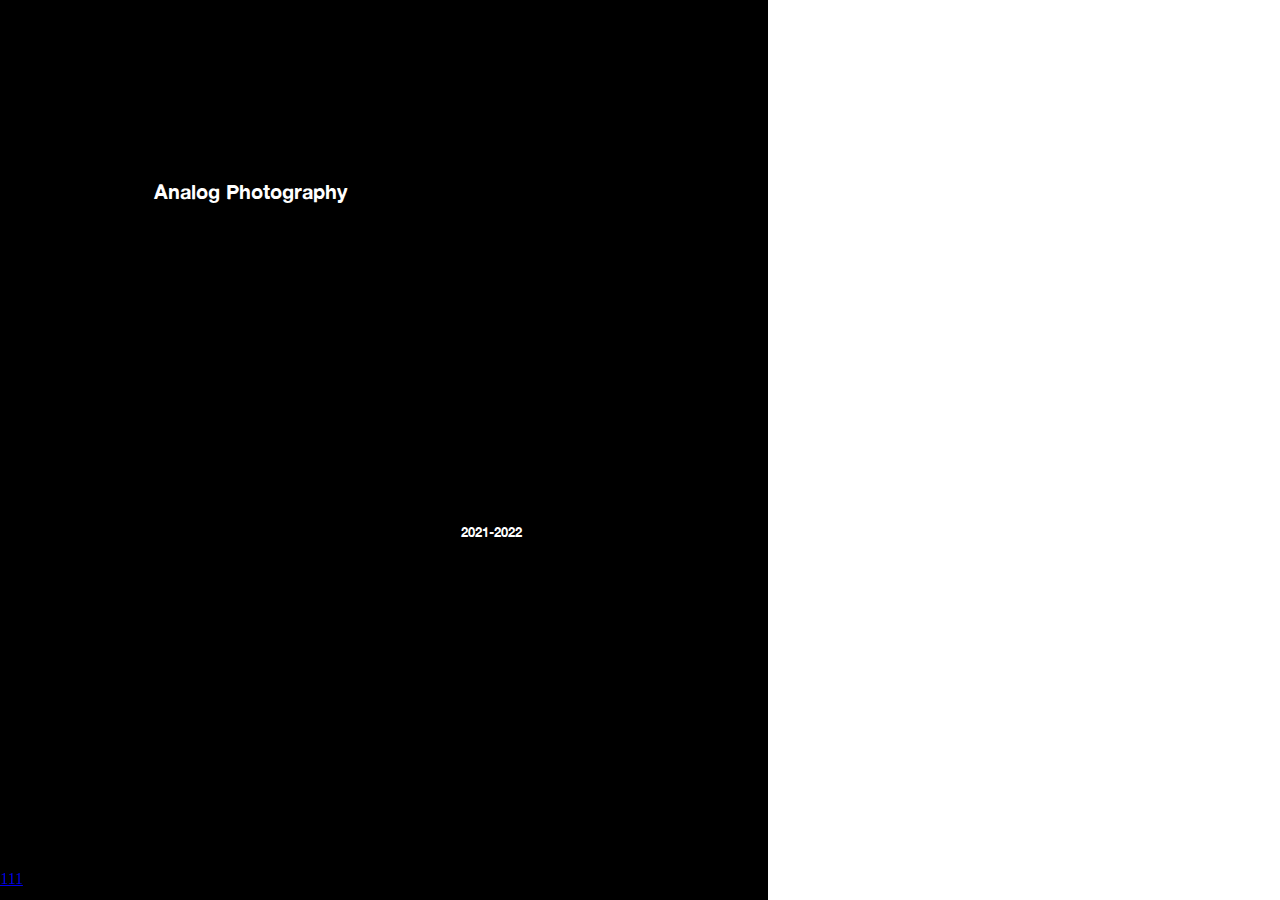
<file: analog/index.html>
<!DOCTYPE html>
<html lang="en">
  <head>
    <meta charset="UTF-8" />
    <meta http-equiv="X-UA-Compatible" content="IE=edge" />
    <meta name="viewport" content="width=device-width, initial-scale=1.0" />
    <title>Foul Waters</title>
    <link rel="stylesheet" type="text/css" href="../index.css" />
    <script src="analog.js" type="text/javascript" defer></script>
  </head>
  <body>
<div class="child-background-container" id="analog-child-container">
  <div class="child-t-container">
    <p class="child-t">Analog Photography</p>
    <p class="child-t2">2021-2022</p>
  </div>
</div>
<div class="back"><a href="../index.html">111</a></div>
  </body>
</html>
</file>
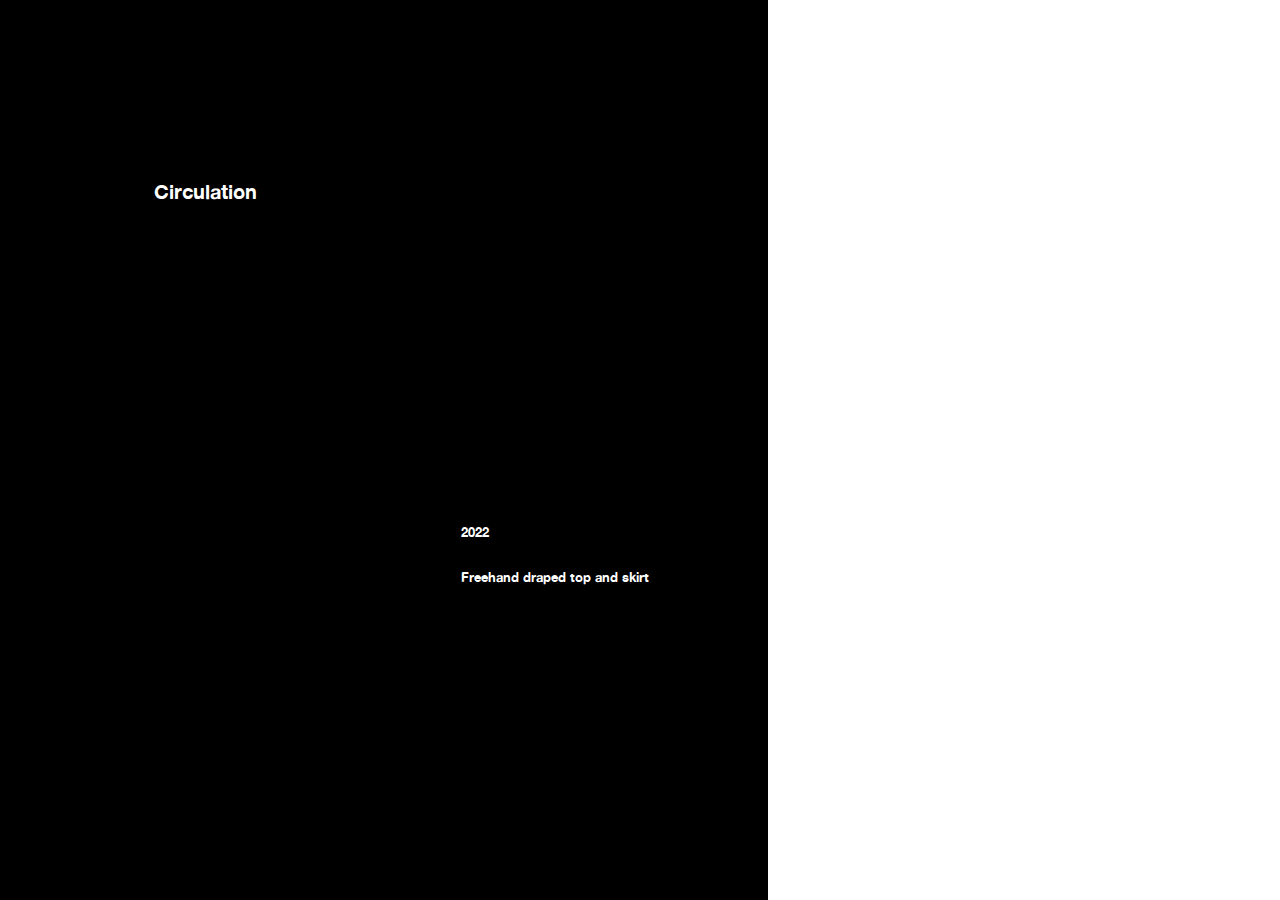
<file: circulation/index.html>
<!DOCTYPE html>
<html lang="en">
  <head>
    <meta charset="UTF-8" />
    <meta http-equiv="X-UA-Compatible" content="IE=edge" />
    <meta name="viewport" content="width=device-width, initial-scale=1.0" />
    <title>Circulation</title>
    <link rel="stylesheet" type="text/css" href="../index.css" />
    <script src="circulation.js.js" type="text/javascript" defer></script>
  </head>
  <body>
<div class="child-background-container" id="circulation-child-container">
  <div class="child-t-container">
    <p class="child-t">Circulation</p>
    <p class="child-t2">2022</p>
    <br>
    <p class="child-t2">Freehand draped top and skirt</p>
  </div>
</div>
  </body>
</html>
</file>
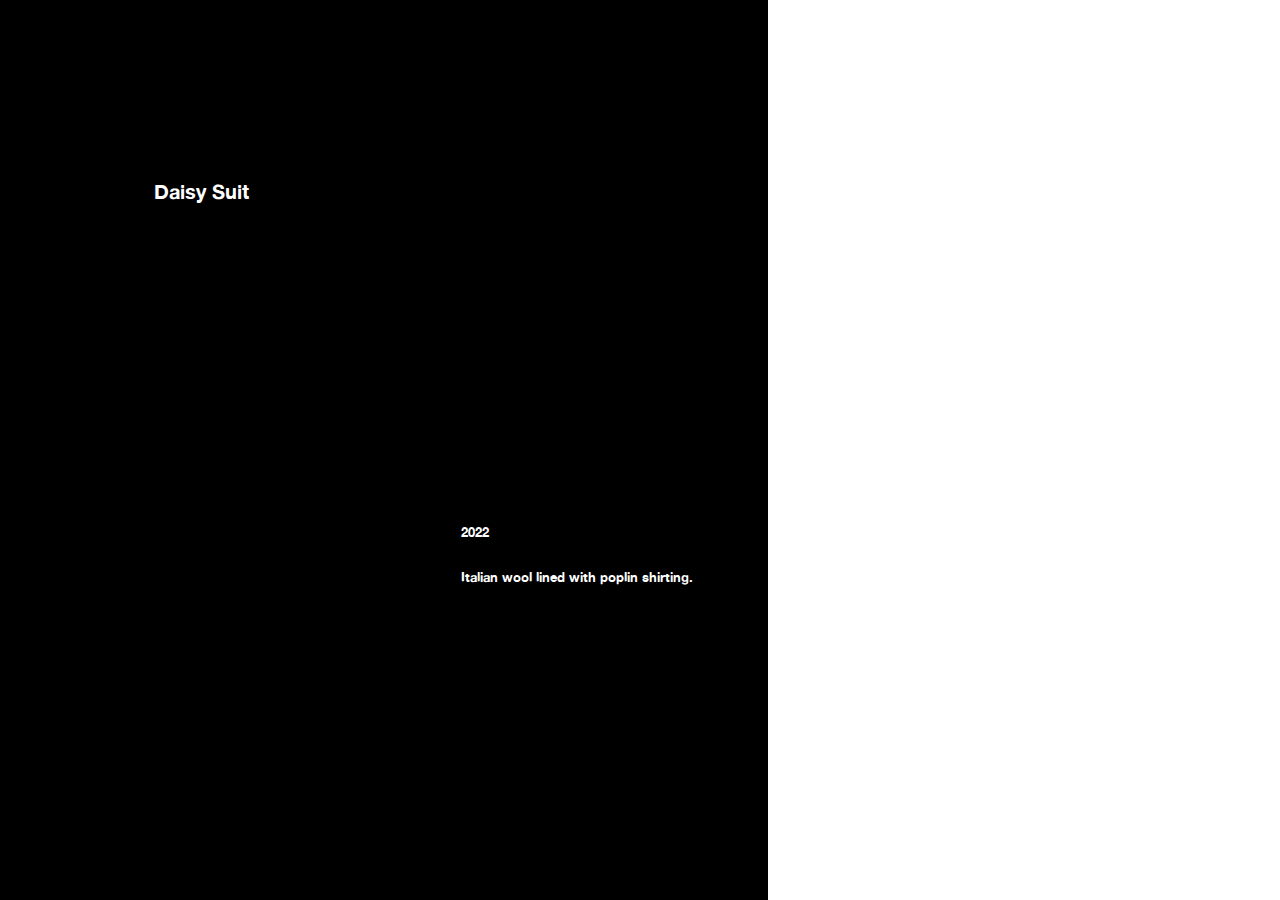
<file: daisy_suit/index.html>
<!DOCTYPE html>
<html lang="en">
  <head>
    <meta charset="UTF-8" />
    <meta http-equiv="X-UA-Compatible" content="IE=edge" />
    <meta name="viewport" content="width=device-width, initial-scale=1.0" />
    <title>Daisy Suit</title>
    <link rel="stylesheet" type="text/css" href="../index.css" />
    <script src="daisy_suit.js" type="text/javascript" defer></script>
  </head>
  <body>
    <div class="child-background-container" id="daisy-child-container">
      <div class="child-t-container">
        <p class="child-t">Daisy Suit</p>
        <p class="child-t2">2022</p>
        <br />
        <p class="child-t2">
          Italian wool lined with poplin shirting.
        </p>
      </div>
    </div>
  </body>
</html>
</file>
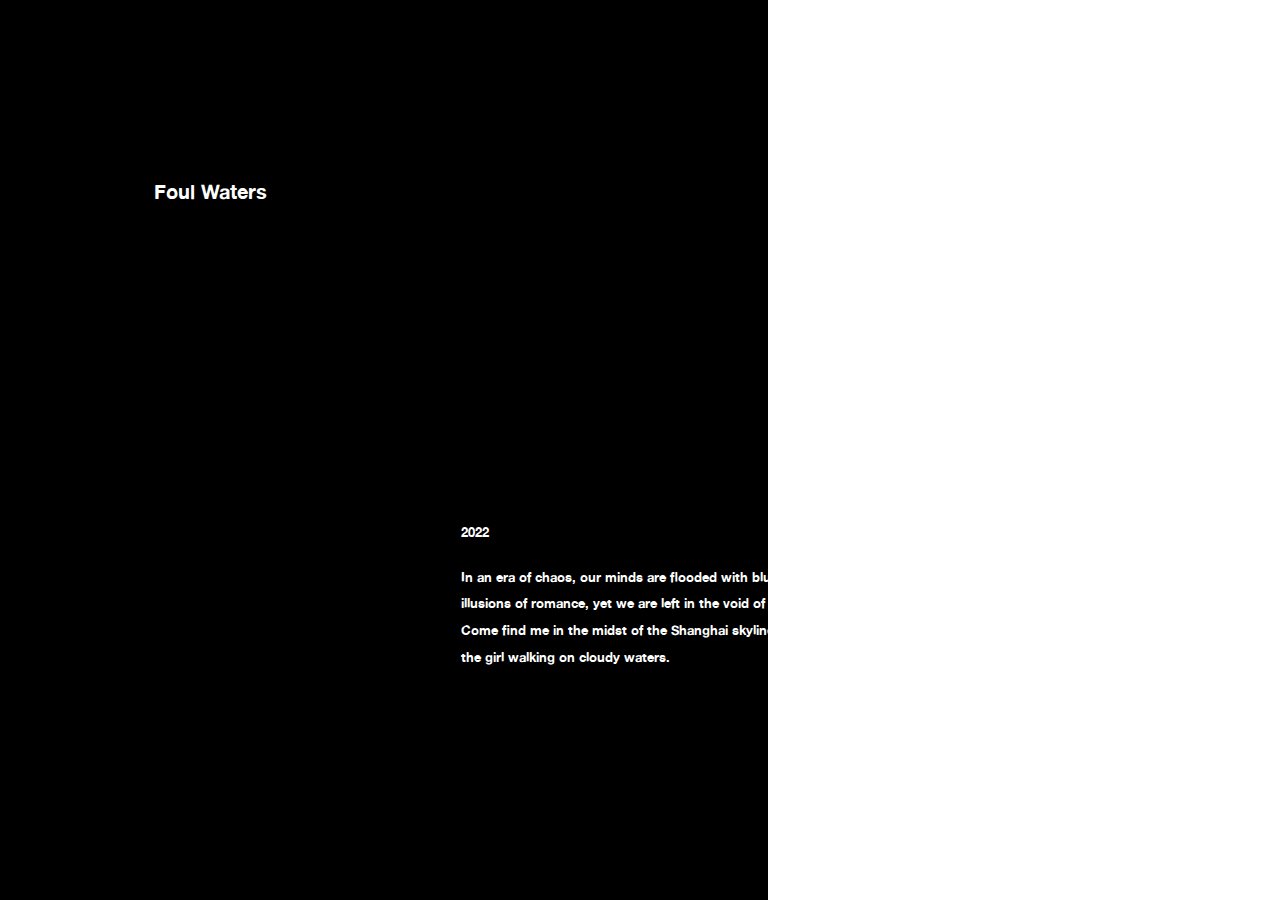
<file: foul_waters/index.html>
<!DOCTYPE html>
<html lang="en">
  <head>
    <meta charset="UTF-8" />
    <meta http-equiv="X-UA-Compatible" content="IE=edge" />
    <meta name="viewport" content="width=device-width, initial-scale=1.0" />
    <title>Foul Waters</title>
    <link rel="stylesheet" type="text/css" href="../index.css" />
    <script src="foul_waters.js" type="text/javascript" defer></script>
  </head>
  <body>
    <div class="child-background-container" id="foul-child-container">
      <div class="child-t-container">
        <p class="child-t">Foul Waters</p>
        <p class="child-t2">2022</p>
        <br>
        <p class="child-t2 child-text-computer">
          In an era of chaos, our minds are flooded with blurry<br />illusions
          of romance, yet we are left in the void of reality.<br />Come find me
          in the midst of the Shanghai skyline, I am<br>the girl walking on cloudy
          waters.
        </p>
        <p class="child-t2 child-text-phone">
          In an era of chaos, our minds<br />are flooded with blurry illusions<br />
          of romance, yet we are left in<br />the void of reality. Come find me<br />
          in the midst of the Shanghai skyline,<br />I am the girl walking on cloudy
          waters.
        </p>
      </div>
    </div>
  </body>
</html>
</file>
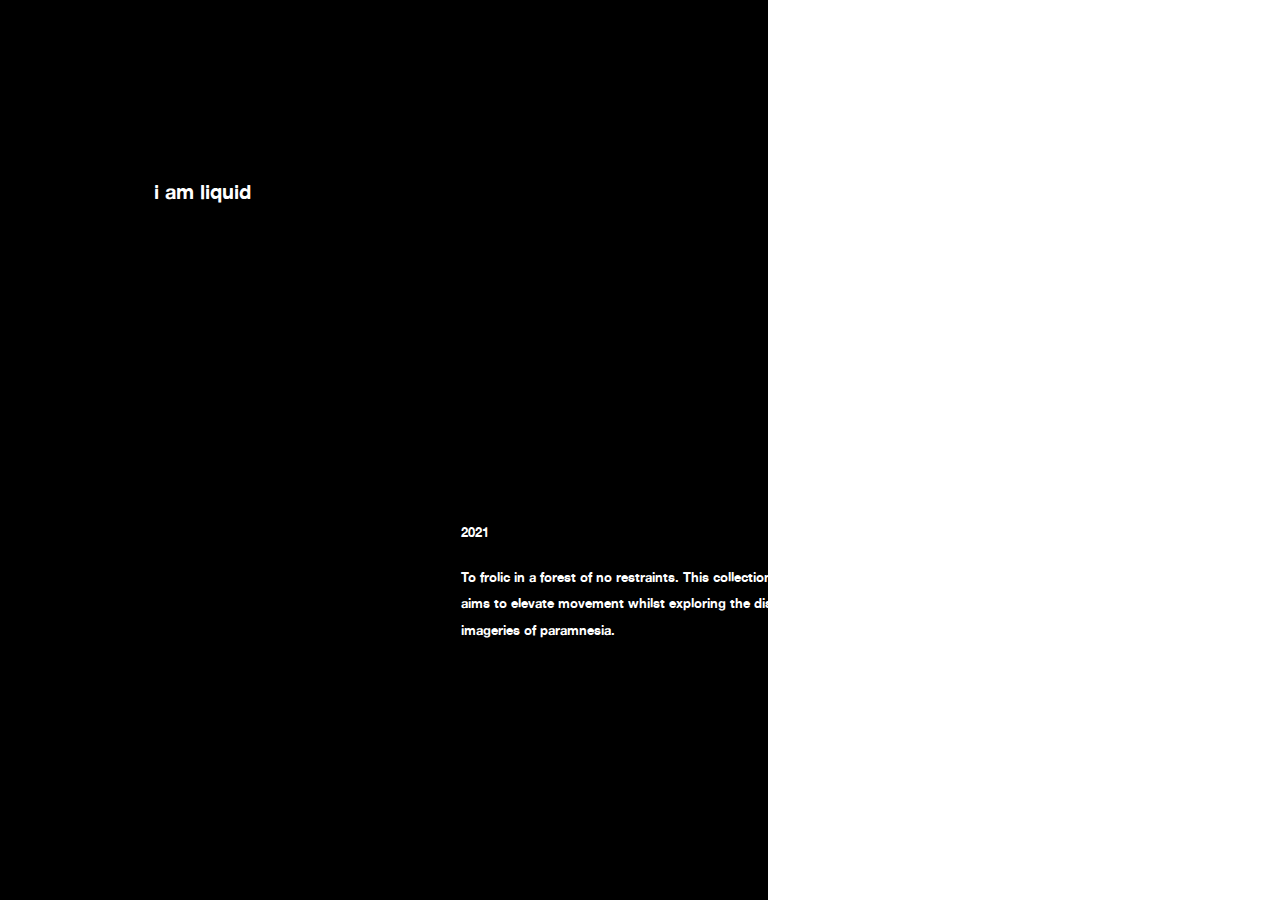
<file: i_am_liquid/index.html>
<!DOCTYPE html>
<html lang="en">
  <head>
    <meta charset="UTF-8" />
    <meta http-equiv="X-UA-Compatible" content="IE=edge" />
    <meta name="viewport" content="width=device-width, initial-scale=1.0" />
    <title>i am liquid</title>
    <link rel="stylesheet" type="text/css" href="../index.css" />
    <script src="i_am_liquid.js" type="text/javascript" defer></script>
  </head>
  <body>
    <div class="child-background-container" id="i-child-container">
      <div class="child-t-container">
        <p class="child-t">i am liquid</p>
        <p class="child-t2">2021</p>
        <br />
        <p class="child-t2 child-text-computer">
          To frolic in a forest of no restraints. This collection<br />aims to
          elevate movement whilst exploring the distorted<br />imageries of
          paramnesia.
        </p>
        <p class="child-t2 child-text-phone">
          To frolic in a forest of no restraints.<br />This collection aims to
          elevate<br />movement whilst exploring the<br />distorted imageries of
          paramnesia.
        </p>
      </div>
    </div>
  </body>
</html>
</file>
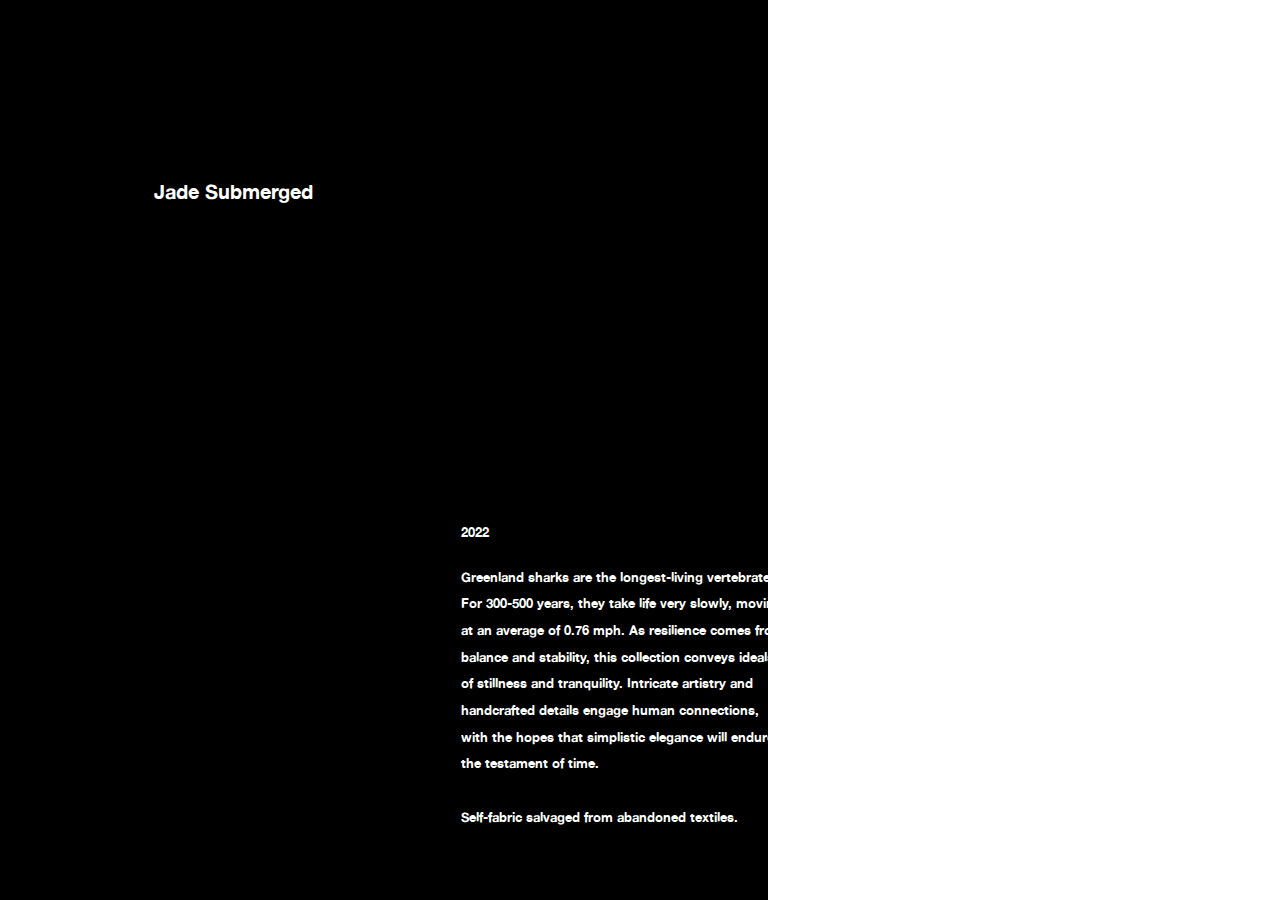
<file: jade_submerged/index.html>
<!DOCTYPE html>
<html lang="en">
  <head>
    <meta charset="UTF-8" />
    <meta http-equiv="X-UA-Compatible" content="IE=edge" />
    <meta name="viewport" content="width=device-width, initial-scale=1.0" />
    <title>Jade Submerged</title>
    <link rel="stylesheet" type="text/css" href="../index.css" />
    <script src="jade_submerged.js" type="text/javascript" defer></script>
  </head>
  <body>
    <div class="child-background-container" id="jade-child-container">
      <div class="child-t-container">
        <p class="child-t">Jade Submerged</p>
        <p class="child-t2">2022</p>
        <br />
        <p class="child-t2 child-text-computer">
          Greenland sharks are the longest-living vertebrates.<br />For 300-500
          years, they take life very slowly, moving<br />at an average of 0.76
          mph. As resilience comes from<br />balance and stability, this
          collection conveys ideals<br />of stillness and tranquility. Intricate
          artistry and<br />handcrafted details engage human connections,<br />with
          the hopes that simplistic elegance will endure<br />the testament of
          time.<br /><br />
          Self-fabric salvaged from abandoned textiles.
        </p>
        <p class="child-t2 child-text-phone">
          Greenland sharks are the longest-living vertebrates.<br />For 300-500
          years, they take life very slowly, moving<br />at an average of 0.76
          mph. As resilience comes from<br />balance and stability, this
          collection conveys ideals<br />of stillness and tranquility. Intricate
          artistry and<br />handcrafted details engage human connections,<br />with
          the hopes that simplistic elegance will endure<br />the testament of
          time.<br /><br />
          Self-fabric salvaged from abandoned textiles.
        </p>
      </div>
    </div>
  </body>
</html>
</file>
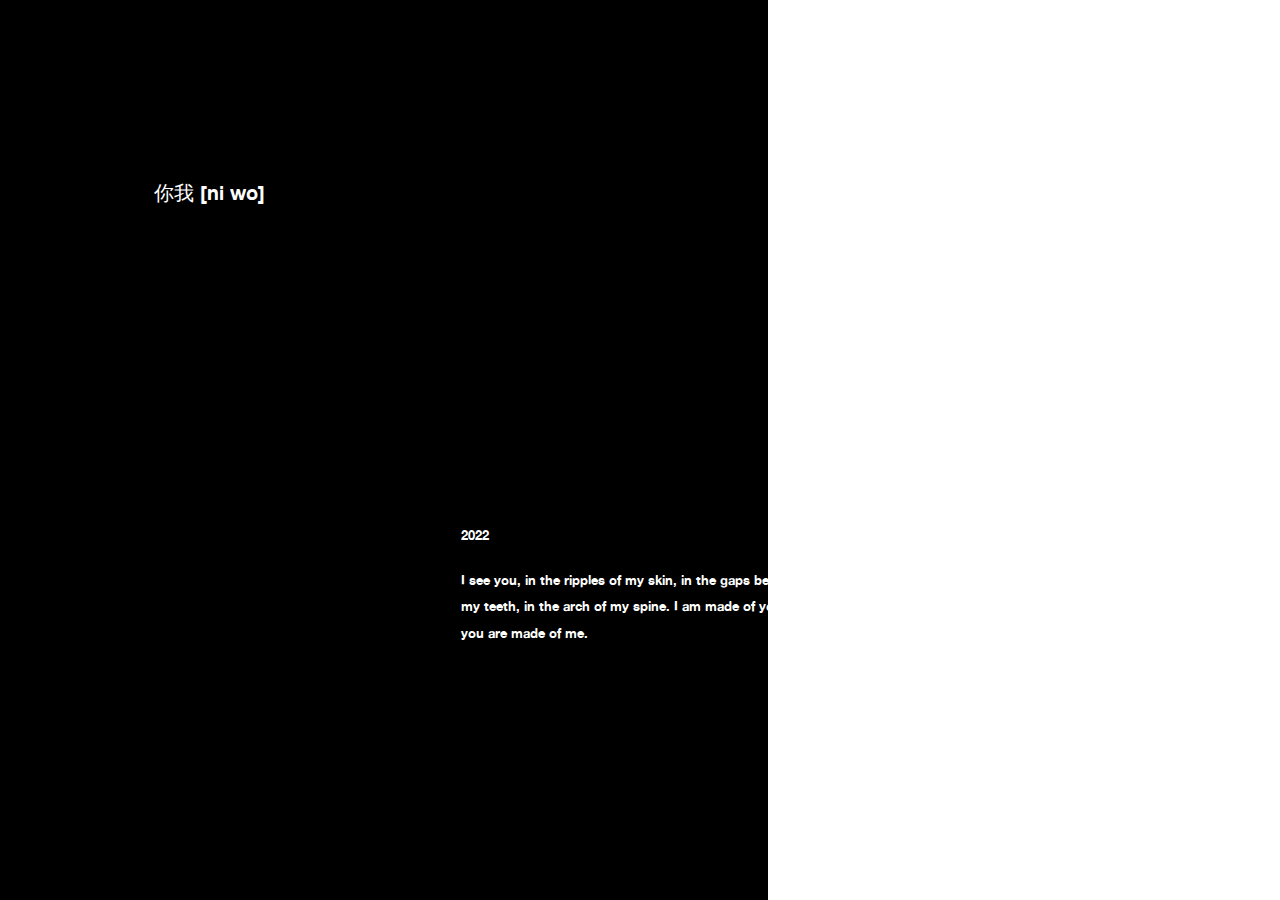
<file: ni_wo/index.html>
<!DOCTYPE html>
<html lang="en">
  <head>
    <meta charset="UTF-8" />
    <meta http-equiv="X-UA-Compatible" content="IE=edge" />
    <meta name="viewport" content="width=device-width, initial-scale=1.0" />
    <title>你我 [ni wo]</title>
    <link rel="stylesheet" type="text/css" href="../index.css" />
    <script src="ni_wo.js" type="text/javascript" defer></script>
  </head>
  <body>
    <div class="child-background-container" id="ni-child-container">
      <div class="child-t-container">
        <p class="child-t">你我 [ni wo]</p>
        <p class="child-t2">2022</p>
        <br />
        <p class="child-t2 child-text-computer">
          I see you, in the ripples of my skin, in the gaps between<br> my teeth, in
          the arch of my spine. I am made of you, as<br>you are made of me.
        </p>
        <p class="child-t2 child-text-phone">
          I see you, in the ripples of <br>my skin, in the gaps between <br>my teeth, in the arch of my <br>spine. I am made of you,<br>as you are made of me.
        </p>
      </div>
    </div>
  </body>
</html>
</file>
<file: index.css>
@font-face {
  font-family: "alte_haas_groteskbold";
  src: url("assets/altehaasgroteskbold-webfont.woff2") format("woff2"),
    url("assets/altehaasgroteskbold-webfont.woff") format("woff");
  font-weight: normal;
  font-style: normal;
}

* {
  box-sizing: border-box;
}

body::-webkit-scrollbar {
  display: none;
}
#background-container::-webkit-scrollbar {
  display: none;
}
.child-background-container::-webkit-scrollbar {
  display: none;
}


/*   for computer screens   */

@media screen and (min-width: 700px) {
  body {
    height: 100vh;
    width: 100vw;
    margin: 0;
    padding: 0;
  }
#background-container-phone{
  display: none;
}
  #background-container {
    position: absolute;
    left: 0;
    height: 100vh;
    width: 100vw;
    margin: 0;
    padding: 0;
    overflow-x: auto;
    display: flex;
    flex-direction: row;
    white-space: nowrap;
  }

  .projects {
    height: 100vh;
    width: 750px;
    position: relative;
    margin-left: 50px;
    margin-right: 50px;
    display: inline-block;
    flex-shrink: 0;
  }

  #container-bio {
    height: 100vh;
    width: auto;
    position: fixed;
    left: 0;
    z-index: 100;
    padding: 10px;
  }
  #t-bio {
    width:50px;
    font-family: "alte_haas_groteskbold";
    font-size: 15pt;
    writing-mode: vertical-rl;
    text-orientation: mixed;
    transform: rotate(180deg);
  }
  #contact-container{
    height: auto;
    width: 100px;
    position: fixed;
    bottom: 10px;
    right: 100px;
    z-index: 100;
    padding: 10px;
  }
  .contact-t{
    width:50px;
    font-family: "alte_haas_groteskbold";
    font-size: 10pt;

  }
  a.contact-link{
    color: black;
    text-decoration: none;
  }
  a.contact-link:hover{
    color: rgb(58, 58, 58);
    text-decoration: none;
  }


  img.image{
    width:600px;
    height:auto;
    opacity: 30%;
    /*filter: invert(1) grayscale(1);
    mix-blend-mode: difference;*/
  }
  img.image:hover{
    opacity: 100%;
    filter: none;
  }

  #analog-container{
    width: 900px;
  }

  img.analog-image{
    width:300px;
  }

  a.project-link{
    position: absolute;
    top: 80vh;
    left: 60%;
    color: rgb(255, 255, 255);
    text-decoration: none;
    font-family: "alte_haas_groteskbold";
    font-size: 20pt;
    text-align: left;
    z-index: 9999;
  }
  a.project-link:hover{
    color: rgb(0, 0, 0);
  }

  a#analog-link{
    position: absolute;
    top: 80vh;
    left: 60%;
    color: rgb(0, 0, 0);
    text-decoration: none;
    font-family: "alte_haas_groteskbold";
    font-size: 20pt;
    text-align: left;
    z-index: 9999;
  }
  a#analog-link:hover{
    color: rgb(73, 73, 73);
  }

  .child-background-container{
    position: absolute;
    left: 0;
    height: 100vh;
    width: 100vw;
    margin: 0;
    padding: 0;
    overflow-x: auto;
    display: flex;
    flex-direction: row;
    white-space: nowrap;
  }

  .child-image{
    height:100vh;
    display: inline-block;
    flex-shrink: 0;

  }
  .child-t{
    position: relative;
    width:60vw;
    left: 20%;
    top:20%;
    margin: 0%;
    color: white;
    font-family: "alte_haas_groteskbold";
    font-size: 15pt;
    text-align: left;
  }
  .child-t2{
    position: relative;
    inline-size: 24vw;
    word-wrap: break-word;
    left: 60%;
    top:55%;
    margin: 0%;
    color: white;
    font-family: "alte_haas_groteskbold";
    font-size: 10pt;
    text-align: left;
    line-height: 2;
    z-index: 1000;
  }

  .child-t-container{
    width:60vw;
    height: 100vh;
    margin: 0%;
    background-color: rgb(0, 0, 0);
  }
.back{
  position: fixed;
  bottom: 10px;
  width: 20px;
  height: 20px;
  background-image: url(assets/arrow_back_FILL0_wght100_GRAD0_opsz40.svg);
}
p.child-text-phone{
  display: none;
}

}

 
/*   for mobile screens   */
@media screen and (max-width: 700px) {
  body {
    height: 100vh;
    width: 100vw;
    margin: 0;
    padding: 0;
  }
  #background-container {
    display: none;
  }
  #background-container-phone{
    position: absolute;
    left: 0;
    height: 100vh;
    width: 100vw;
    margin: 0;
    padding: 0;
    overflow-x: auto;
    display: flex;
    flex-direction: column;
    white-space: nowrap;
  }
  .main-image {
    height: auto;
    width: 50vw;
    position: relative;
    margin-top: 80px;
    margin-bottom: 50px;
    margin-left: 50px;
    display: inline-block;
    flex-shrink: 0;
  }
  #container-bio {
    height: auto;
    width: 100vw;
    position: fixed;
    top: 0;
    z-index: 100;
    padding: 10px;
  }
  #t-bio {
    font-family: "alte_haas_groteskbold";
    font-size: 10pt;
  }

  #contact-container{
    height: auto;
    width: 20px;
    position: fixed;
    bottom: 10px;
    right: 33vw;
    z-index: 100;
    padding: 10px;
  }
  .contact-t{
    width:50px;
    font-family: "alte_haas_groteskbold";
    font-size: 8pt;

  }
  a.contact-link{
    color: black;
    text-decoration: none;
  }
  a.contact-link:hover{
    color: rgb(58, 58, 58);
    text-decoration: none;
  }
  img.image{
    width:45vw;
    height:auto;
    opacity: 30%;
    /*filter: invert(1) grayscale(1);
    mix-blend-mode: difference;*/
  }

  a.project-link{
    position: absolute;
    top: 60%;
    left: 20vw;
    color: rgb(255, 255, 255);
    text-decoration: none;
    font-family: "alte_haas_groteskbold";
    font-size: 20pt;
    text-align: left;
    z-index: 9999;
  }
div#analog-container-p{
margin-bottom: 50vh;
}
div#copyright{
  margin-left: 50px;
  margin-bottom: 10px;
  font-family: "alte_haas_groteskbold";
    font-size: 10pt;
}


  /* child pages */
  .child-background-container{
    position: absolute;
    left: 0;
    height: 100vh;
    width: 100vw;
    margin: 0;
    padding: 0;
    overflow-x: auto;
    display: flex;
    flex-direction: column;
    white-space: nowrap;
    background-color: black;
  
  }
  div.container{
    width:100vw;
    height:auto;
  }

  img.child-image{
    width:100%;
    height:auto;
    display: inline-block;
    flex-shrink: 0;
  }
  .child-t{
    position: relative;
    width:60vw;
    left: 10%;
    top:20%;
    margin: 0%;
    color: white;
    font-family: "alte_haas_groteskbold";
    font-size: 15pt;
    text-align: left;
  }
  .child-t2{
    position: relative;
    inline-size: 24vw;
    word-wrap: break-word;
    left: 20vw;
    top:55%;
    margin: 0%;
    color: white;
    font-family: "alte_haas_groteskbold";
    font-size: 10pt;
    text-align: left;
    line-height: 2;
    z-index: 1000;
  }

  .child-t-container{
    width:100vw;
    height: 10vh;
    margin: 0%;
    position: fixed;
    z-index: 100;
  }
.back{
  position: fixed;
  bottom: 10px;
  width: 20px;
  height: 20px;
  background-image: url(assets/arrow_back_FILL0_wght100_GRAD0_opsz40.svg);
}
div.container{
  padding:0;
}

p.child-text-computer{
  display: none;
}

*{
  margin:0;
  padding:0;
}

}
</file>
